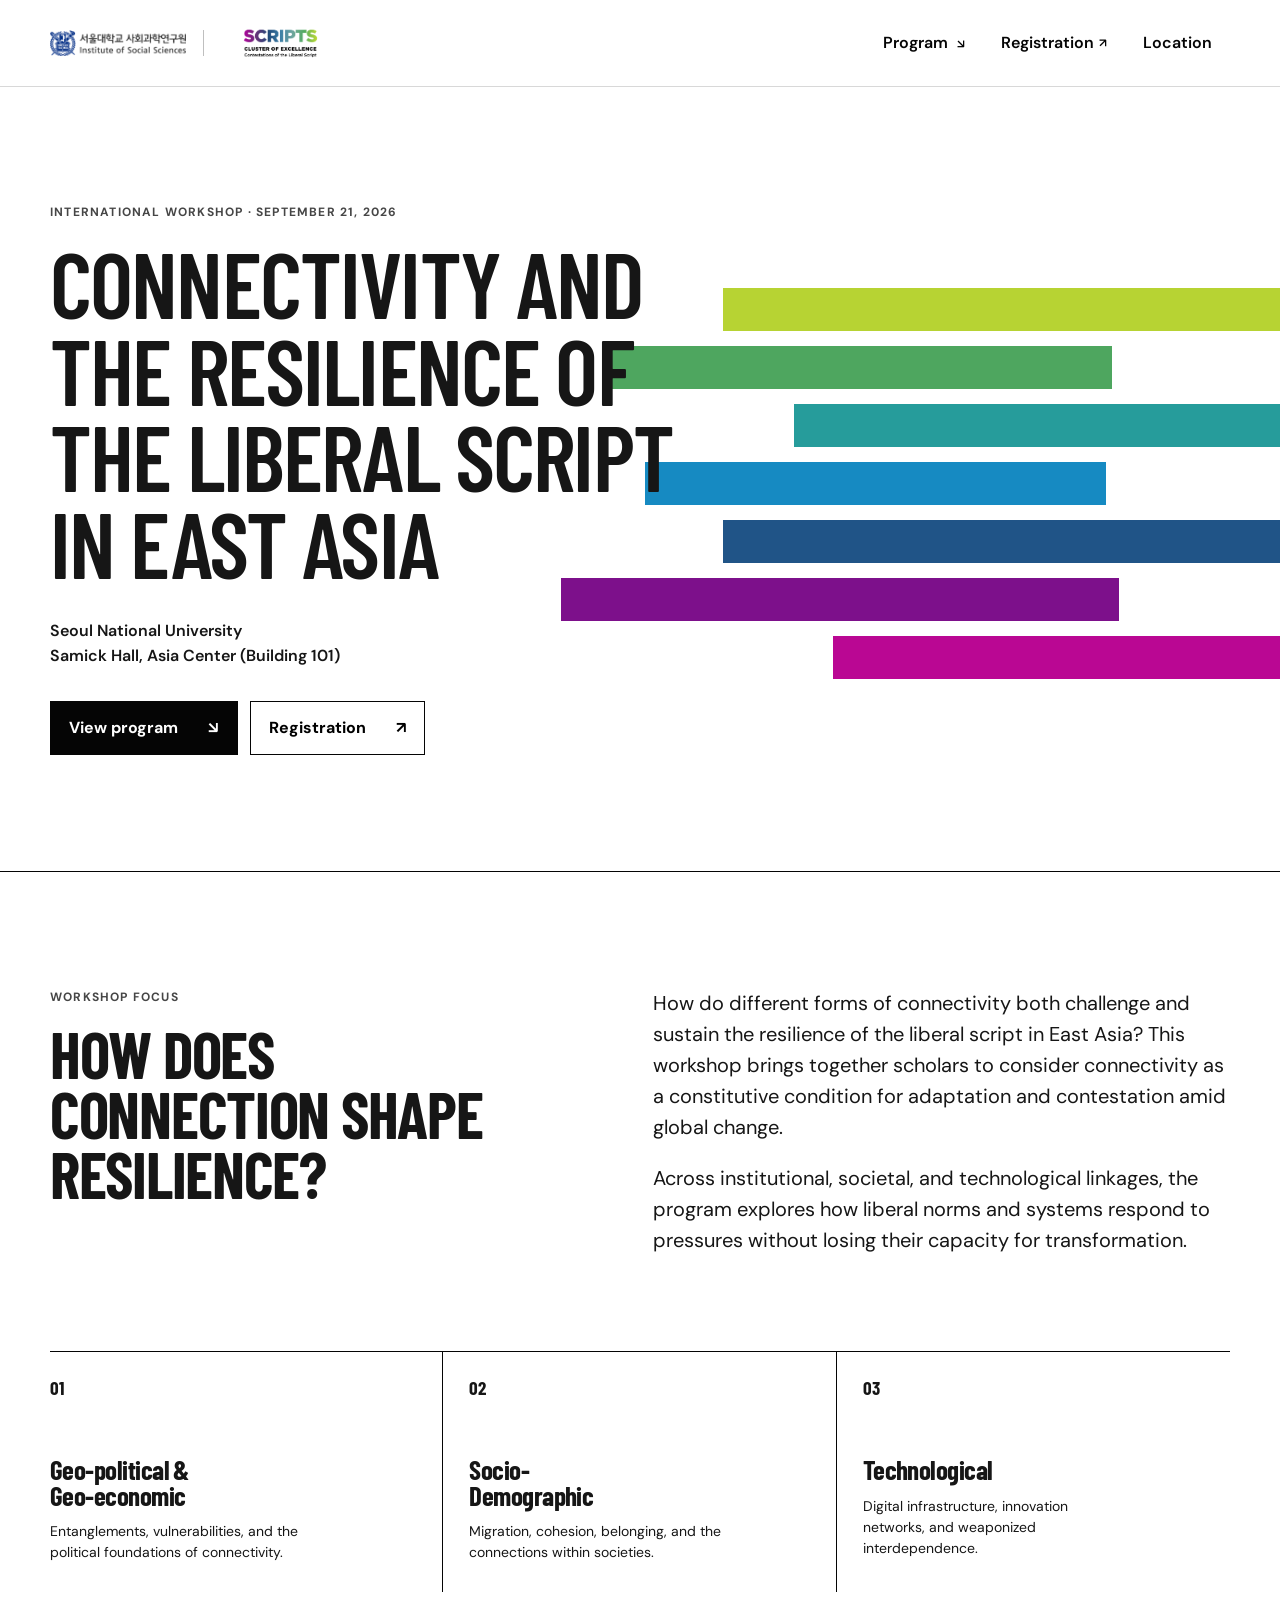
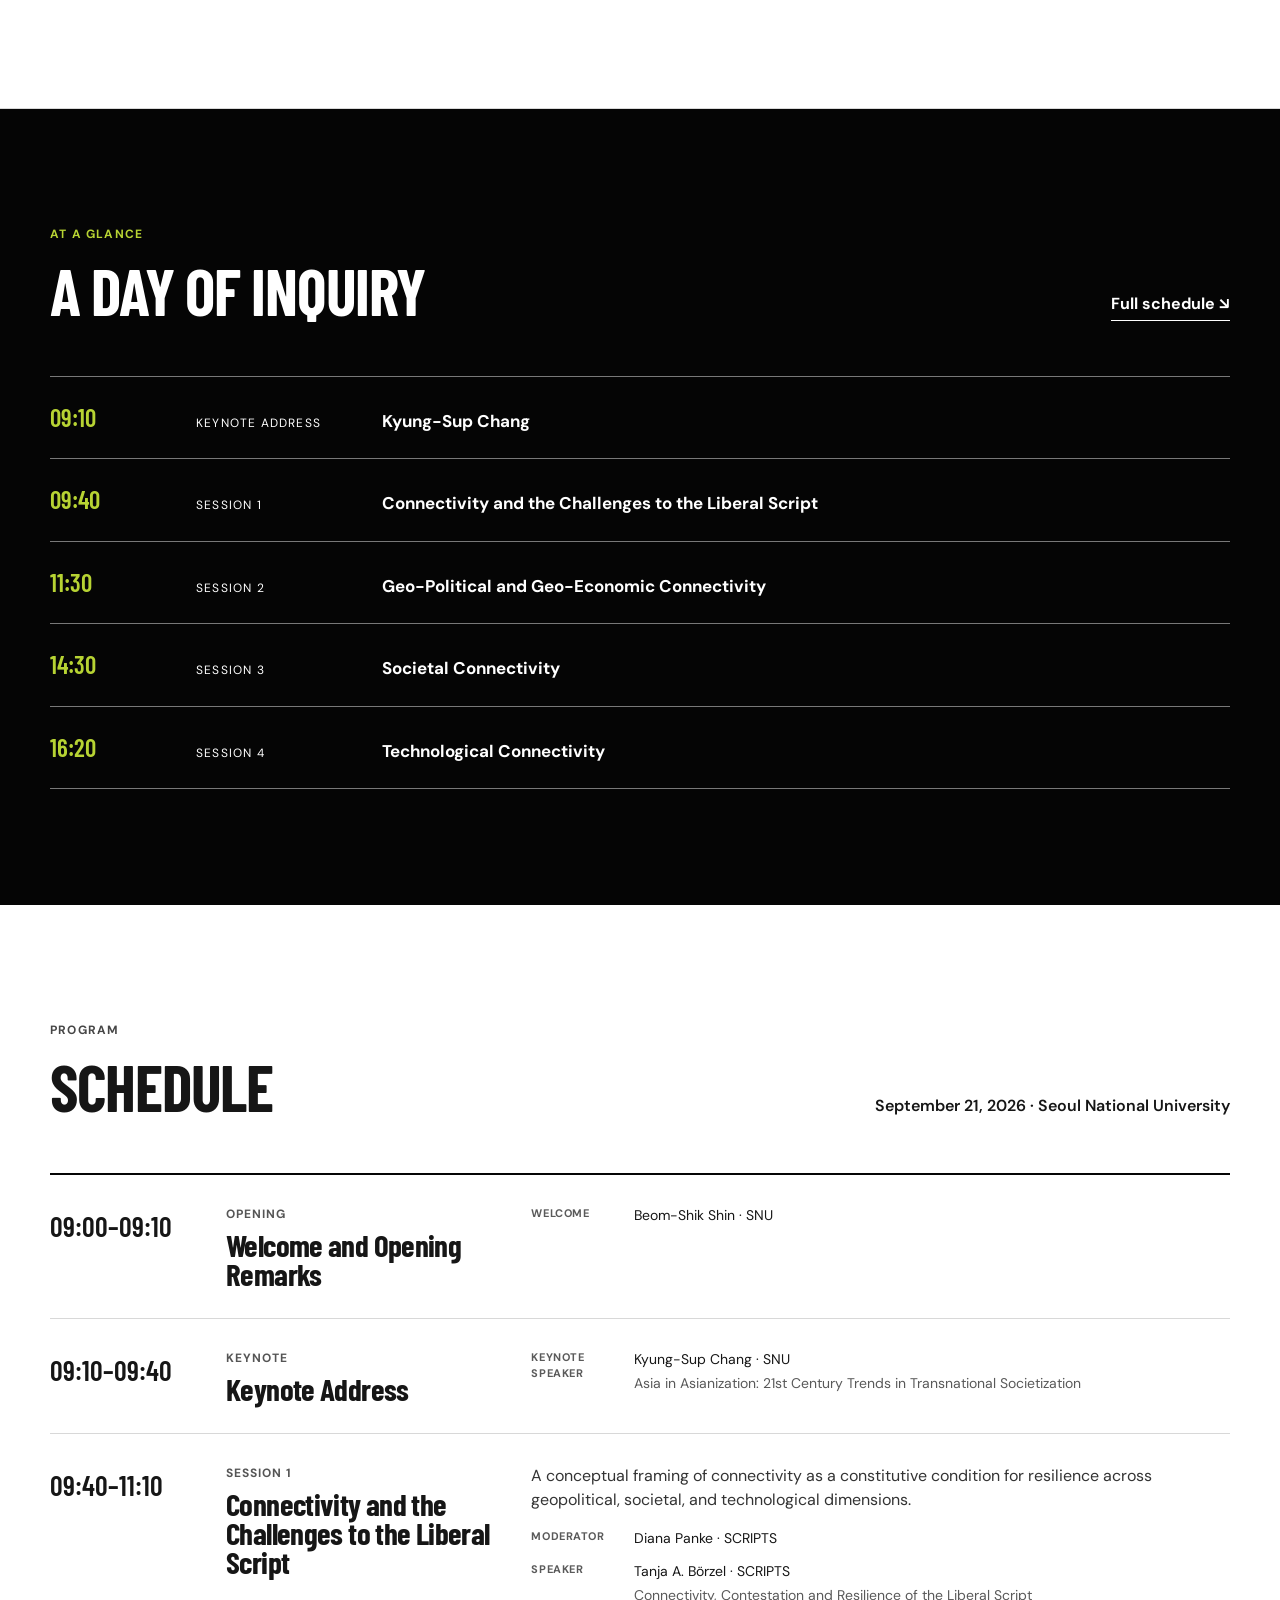
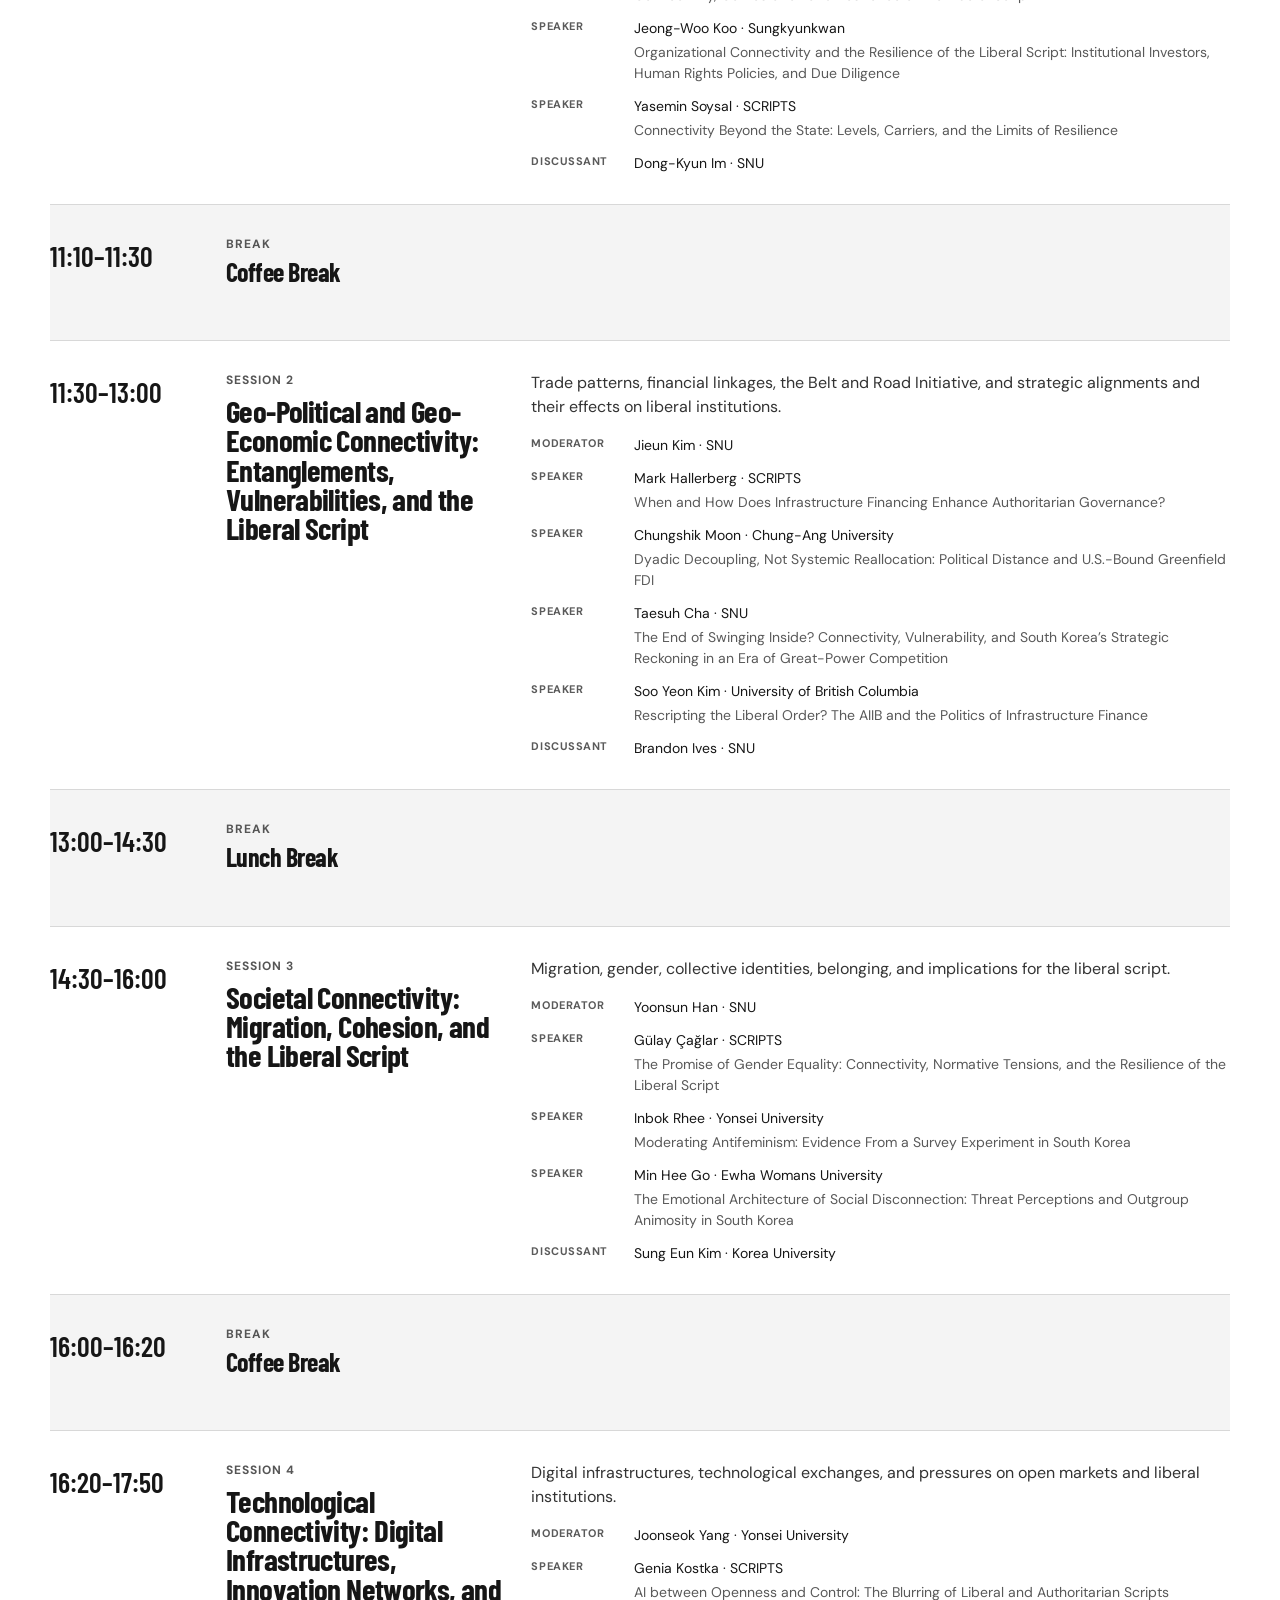
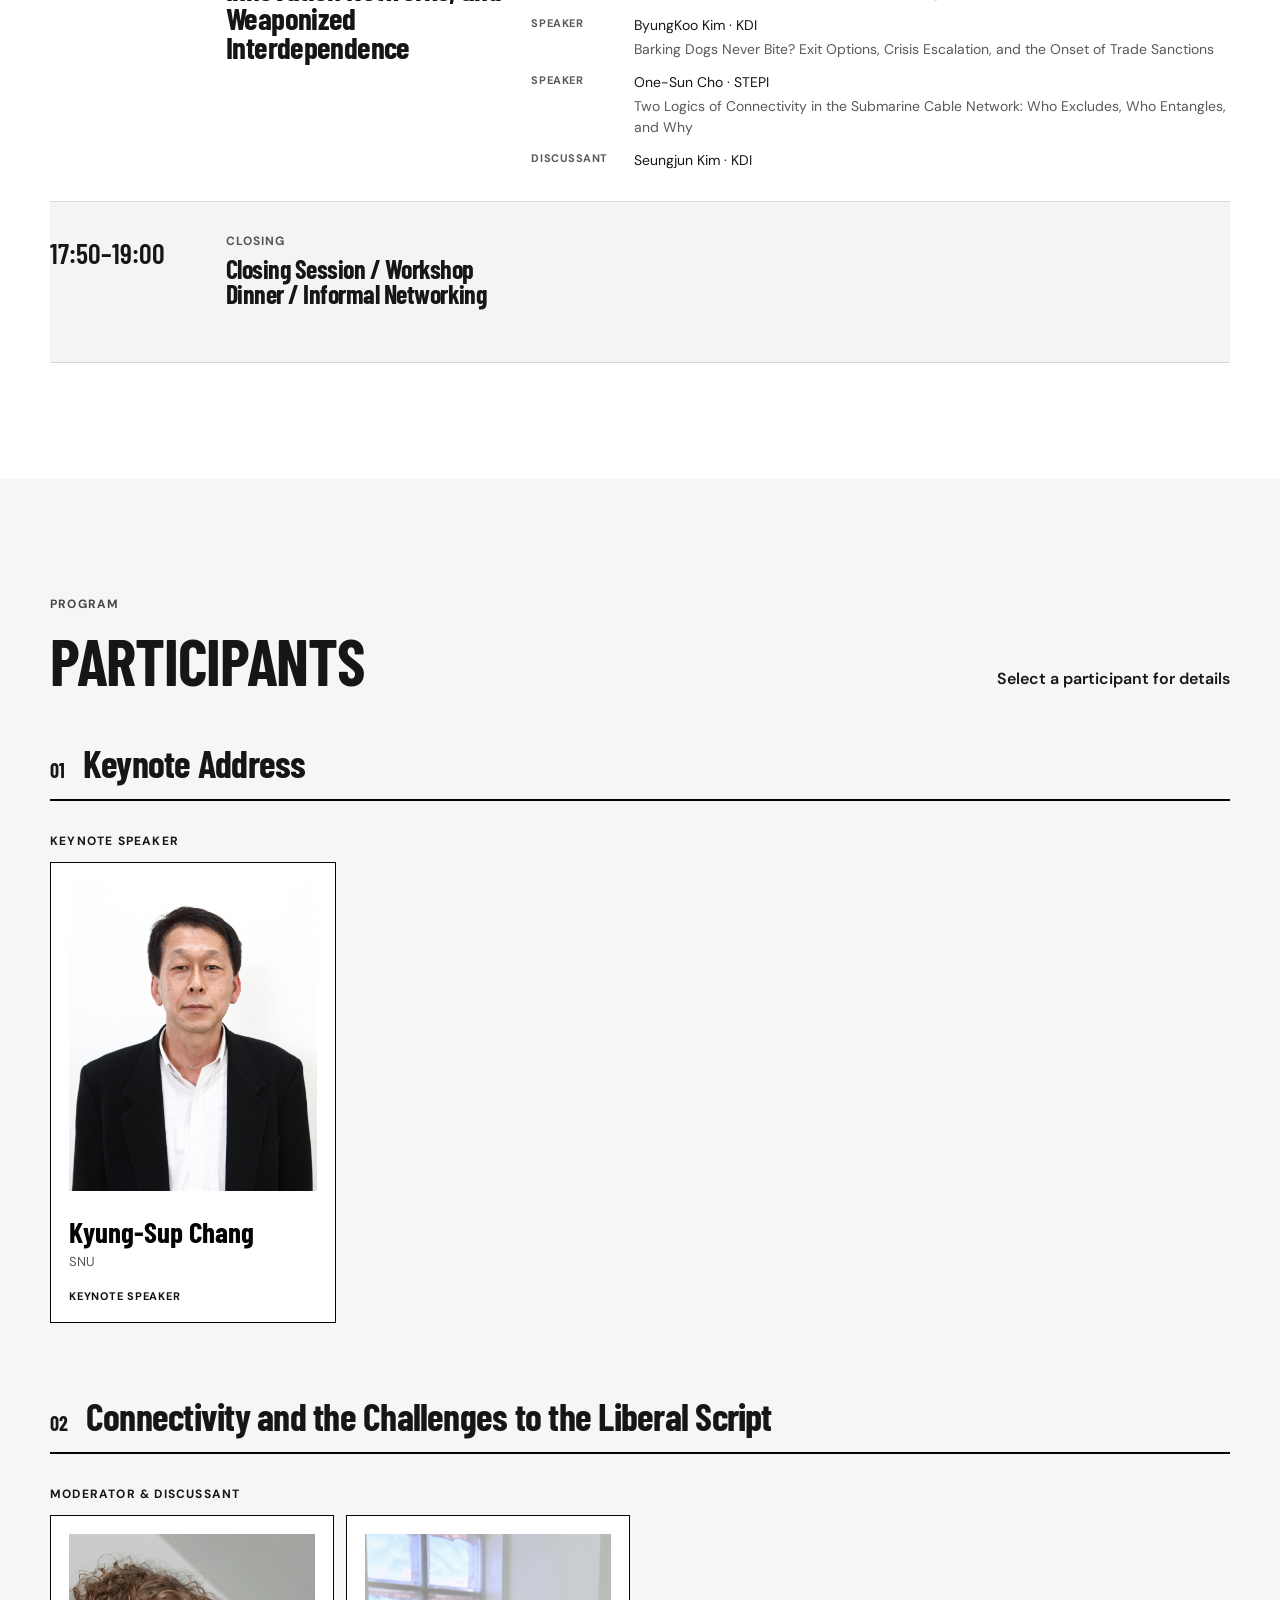
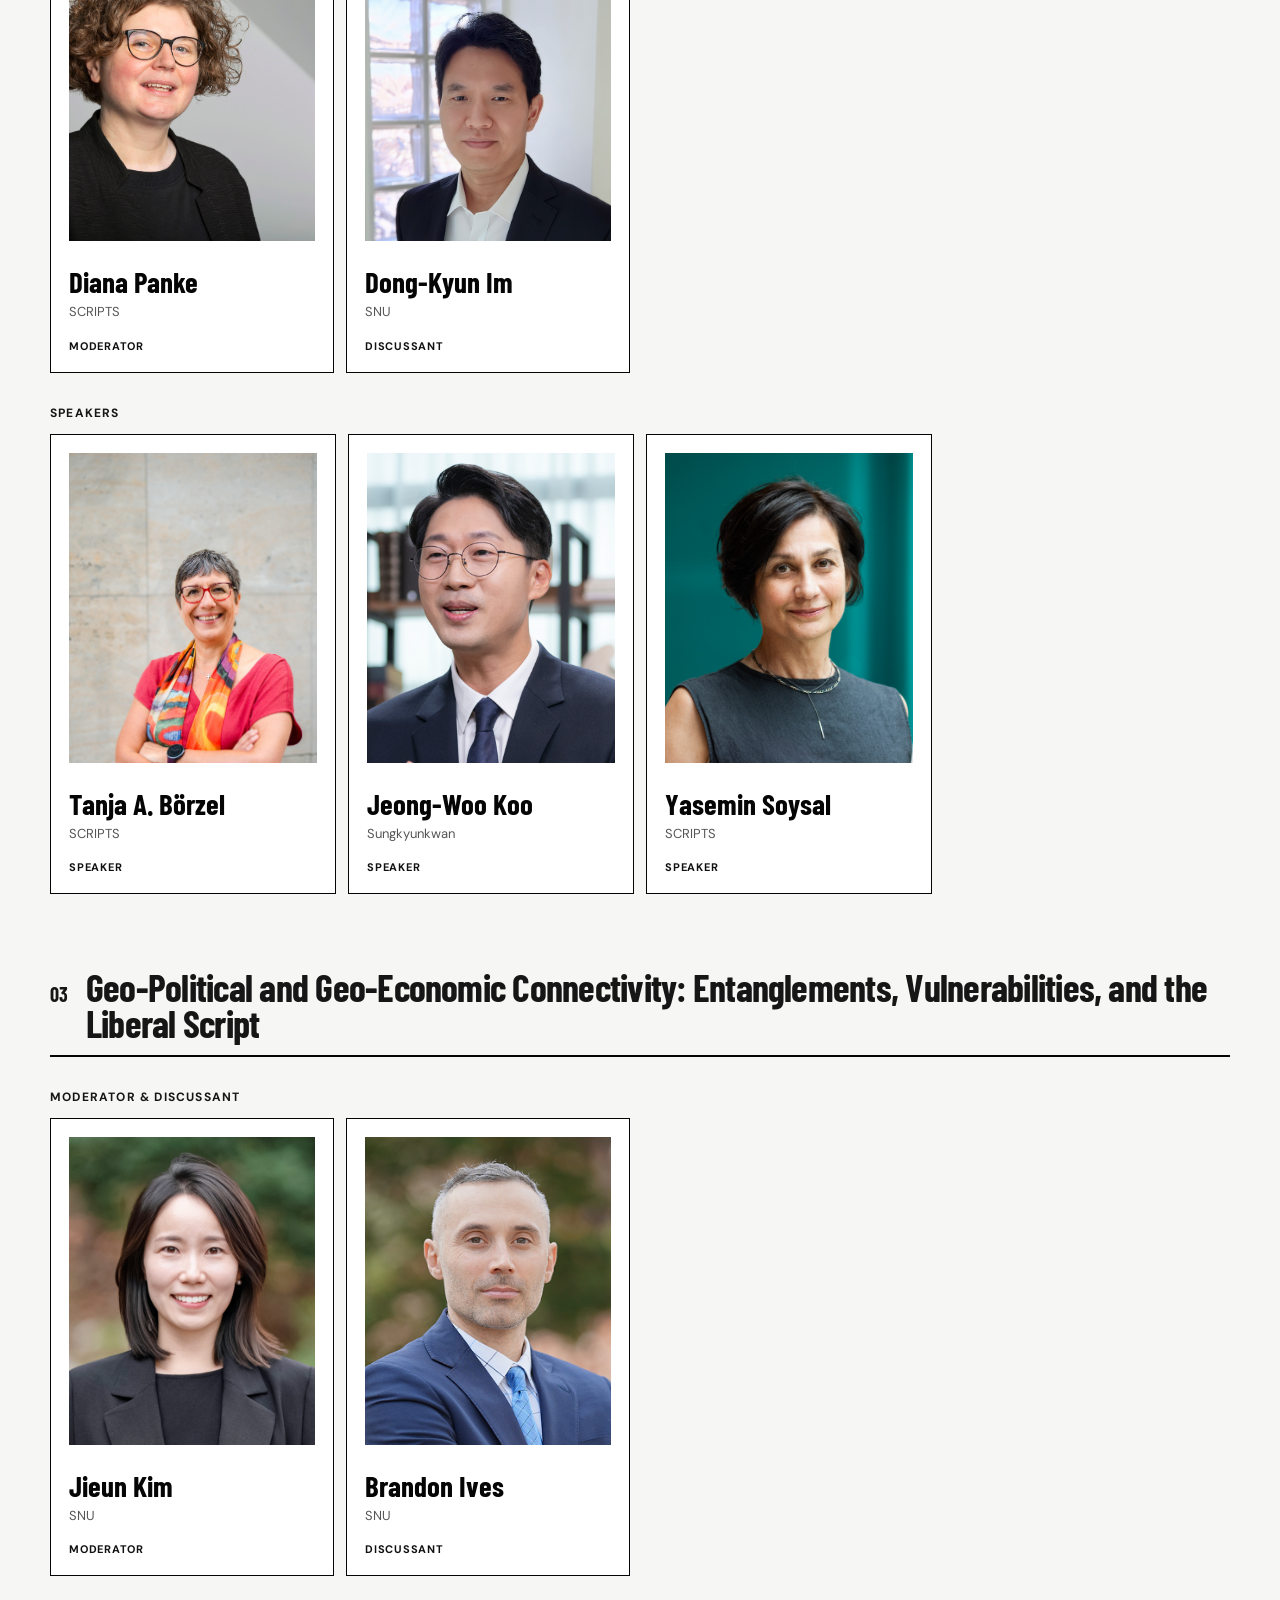
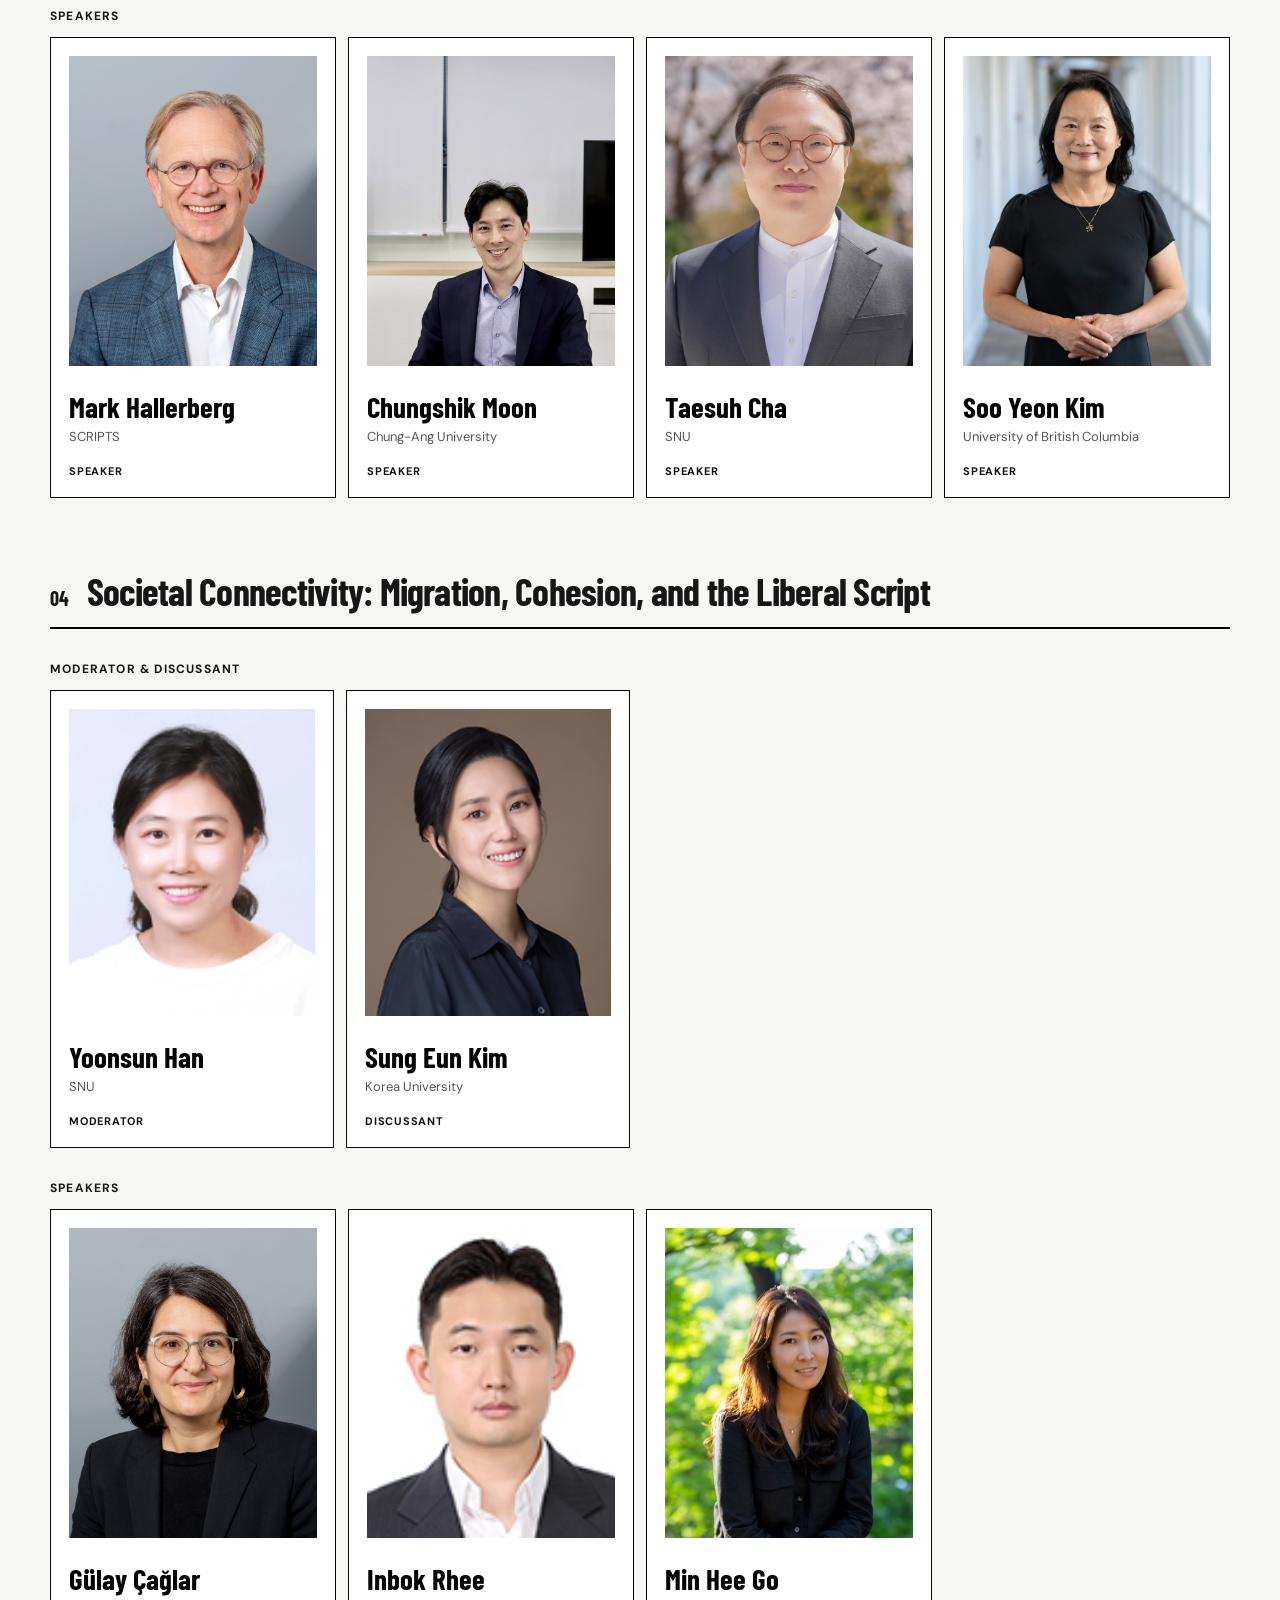
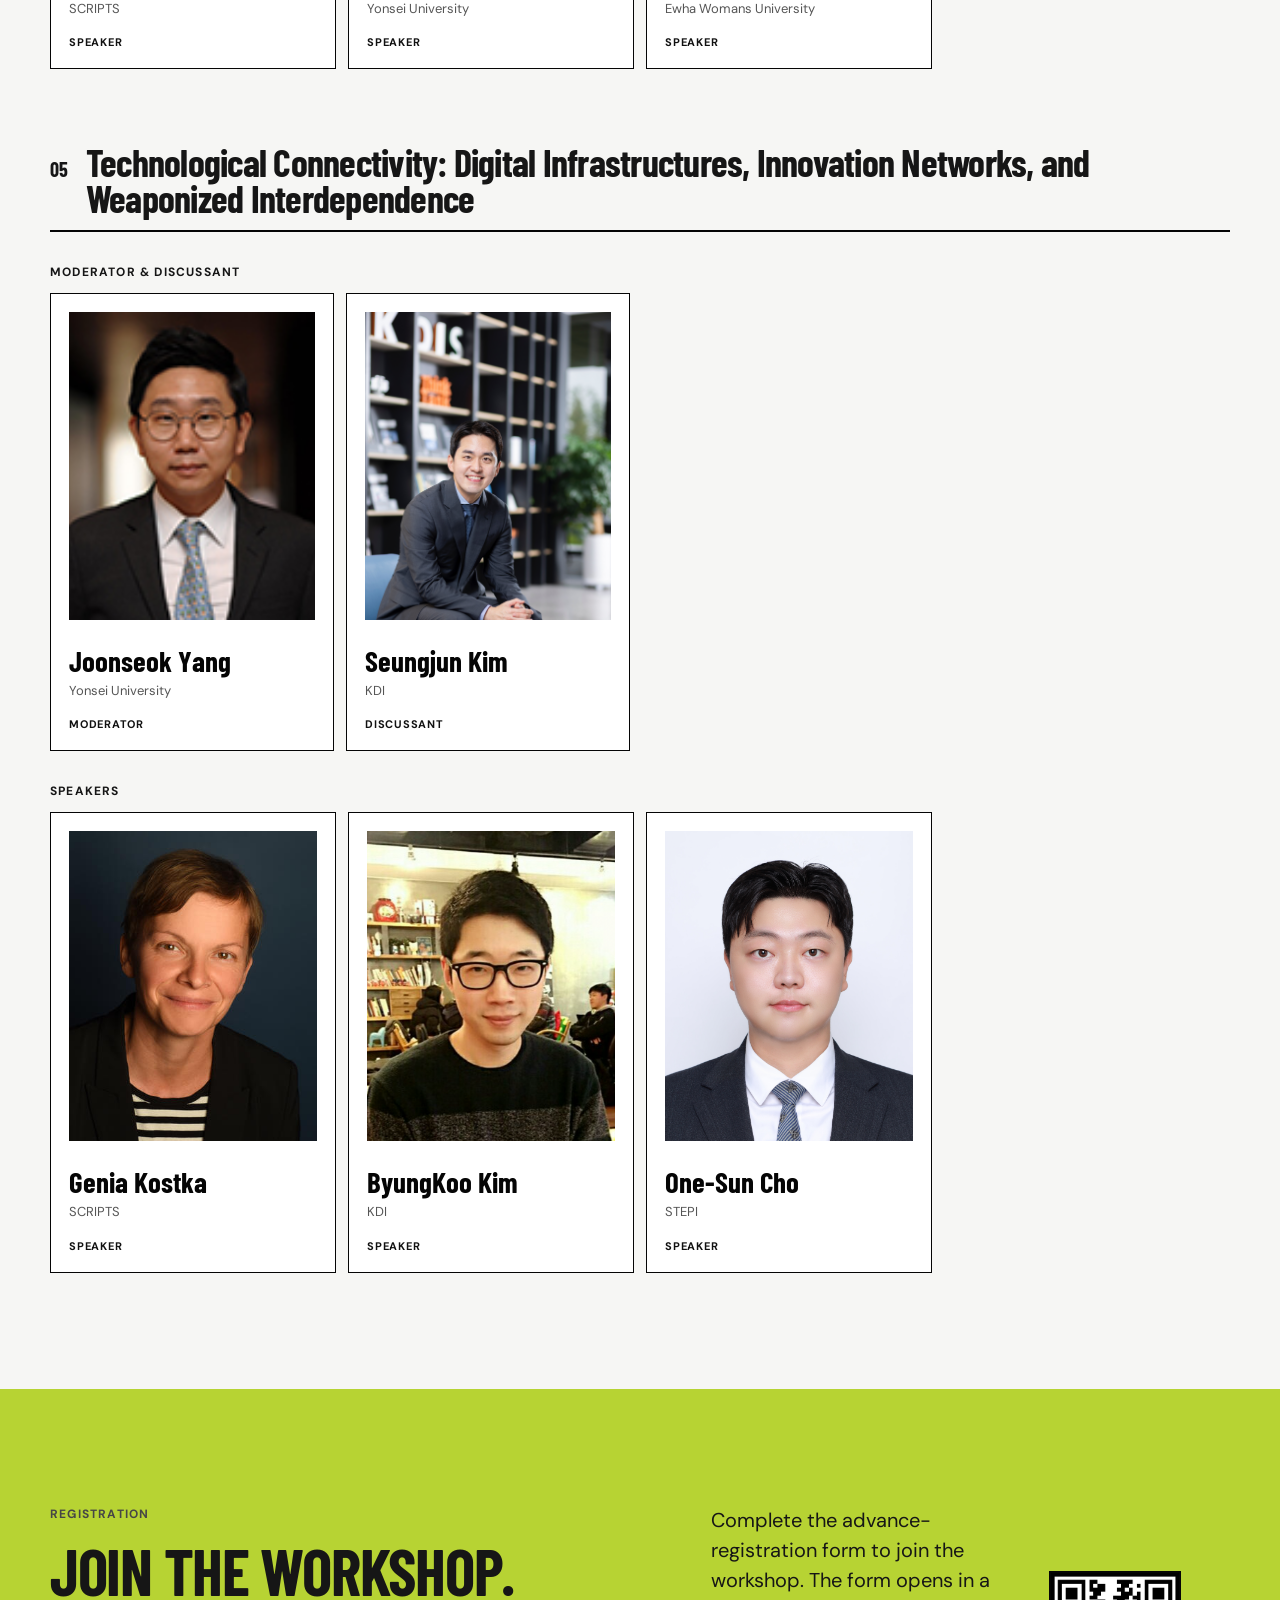
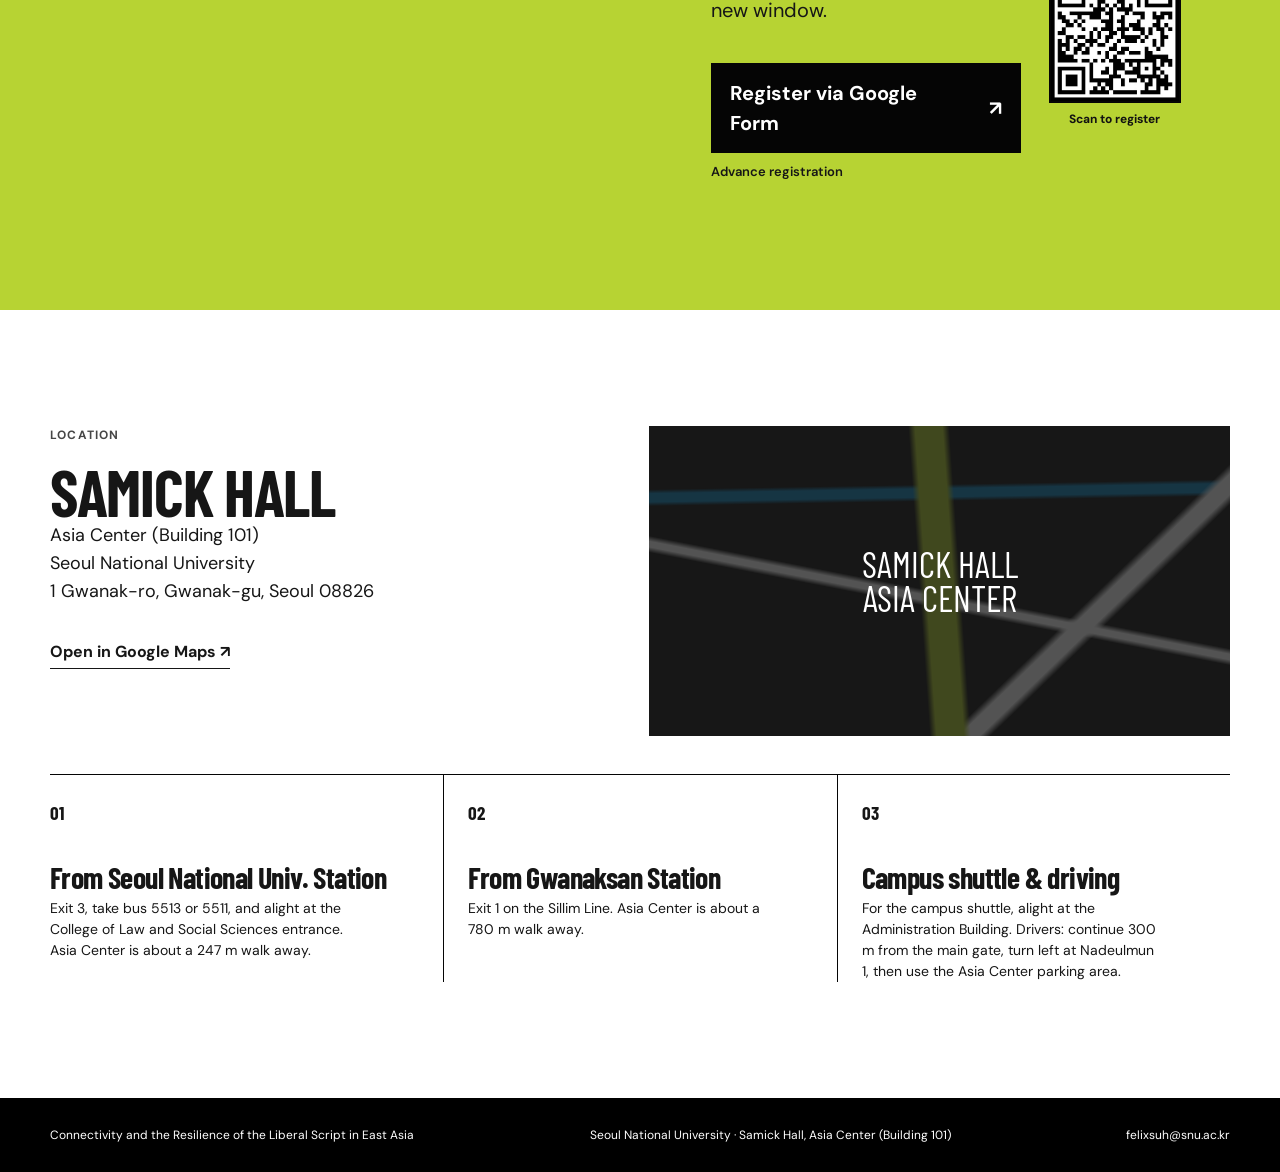
<file: index.html>
<!doctype html>
<html lang="en">
  <head>
    <meta charset="UTF-8" />
    <meta name="viewport" content="width=device-width, initial-scale=1.0" />
    <meta name="description" content="Connectivity and the Resilience of the Liberal Script in East Asia — workshop at Seoul National University." />
    <meta name="theme-color" content="#b7d333" />
    <title>Connectivity and the Resilience of the Liberal Script in East Asia</title>
    <link rel="stylesheet" href="styles.css" />
  </head>
  <body>
    <a class="skip-link" href="#main">Skip to content</a>
    <header class="site-header" data-header>
      <div class="header-inner">
        <a class="brand" href="#top" aria-label="Connectivity and the Resilience of the Liberal Script in East Asia — home">
          <span class="brand-logos">
            <img src="Materials/SNU-ISS-Logo.png" alt="Seoul National University Institute for Social Sciences" />
            <span aria-hidden="true"></span>
            <img class="scripts-logo" src="Materials/SCRIPTS-Logo_RGB_gross.png" alt="SCRIPTS — Cluster of Excellence Contestations of the Liberal Script" />
          </span>
        </a>
        <button class="menu-toggle" type="button" aria-expanded="false" aria-controls="site-navigation">
          <span class="sr-only">Open navigation</span><span></span><span></span>
        </button>
        <nav class="site-nav" id="site-navigation" aria-label="Primary navigation">
          <div class="nav-group">
            <button class="nav-trigger" type="button" aria-expanded="false">Program <span aria-hidden="true">↘</span></button>
            <div class="nav-menu">
              <a href="#schedule">Schedule</a>
              <a href="#participants">Participants</a>
            </div>
          </div>
          <a class="nav-direct registration-link" data-registration-link href="#registration">Registration <span aria-hidden="true">↗</span></a>
          <a class="nav-direct" href="#location">Location</a>
        </nav>
      </div>
    </header>

    <main id="main">
      <section class="hero section-pad" id="top" aria-labelledby="hero-title">
        <div class="wrap hero-layout">
          <div class="hero-copy">
            <p class="eyebrow">International Workshop · September 21, 2026</p>
            <h1 id="hero-title">Connectivity and the Resilience of the Liberal Script in East Asia</h1>
            <div class="hero-meta">
              <p>Seoul National University</p>
              <p>Samick Hall, Asia Center (Building 101)</p>
            </div>
            <div class="hero-actions">
              <a class="button button-dark" href="#schedule">View program <span aria-hidden="true">↘</span></a>
              <a class="button button-outline registration-link" data-registration-link href="#registration">Registration <span aria-hidden="true">↗</span></a>
            </div>
          </div>
          <div class="bar-composition" aria-hidden="true">
            <i class="lime"></i><i class="green"></i><i class="teal"></i><i class="blue"></i><i class="navy"></i><i class="purple"></i><i class="magenta"></i>
          </div>
        </div>
      </section>

      <section class="intro section-pad" aria-labelledby="about-title">
        <div class="wrap intro-grid">
          <div><p class="eyebrow">Workshop focus</p><h2 id="about-title">How does connection shape resilience?</h2></div>
          <div class="intro-body">
            <p>How do different forms of connectivity both challenge and sustain the resilience of the liberal script in East Asia? This workshop brings together scholars to consider connectivity as a constitutive condition for adaptation and contestation amid global change.</p>
            <p>Across institutional, societal, and technological linkages, the program explores how liberal norms and systems respond to pressures without losing their capacity for transformation.</p>
          </div>
        </div>
        <div class="wrap dimensions" aria-label="Three workshop dimensions">
          <article><span>01</span><h3>Geo-political &amp;<br />Geo-economic</h3><p>Entanglements, vulnerabilities, and the political foundations of connectivity.</p></article>
          <article><span>02</span><h3>Socio-<br />Demographic</h3><p>Migration, cohesion, belonging, and the connections within societies.</p></article>
          <article><span>03</span><h3>Technological</h3><p>Digital infrastructure, innovation networks, and weaponized interdependence.</p></article>
        </div>
      </section>

      <section class="program-preview section-pad section-black" aria-labelledby="preview-title">
        <div class="wrap"><p class="eyebrow">At a glance</p><div class="section-heading"><h2 id="preview-title">A day of inquiry</h2><a class="text-link" href="#schedule">Full schedule <span aria-hidden="true">↘</span></a></div>
          <div class="preview-list">
            <div><time>09:10</time><p>Keynote Address</p><strong>Kyung-Sup Chang</strong></div>
            <div><time>09:40</time><p>Session 1</p><strong>Connectivity and the Challenges to the Liberal Script</strong></div>
            <div><time>11:30</time><p>Session 2</p><strong>Geo-Political and Geo-Economic Connectivity</strong></div>
            <div><time>14:30</time><p>Session 3</p><strong>Societal Connectivity</strong></div>
            <div><time>16:20</time><p>Session 4</p><strong>Technological Connectivity</strong></div>
          </div>
        </div>
      </section>

      <section class="schedule section-pad" id="schedule" aria-labelledby="schedule-title">
          <div class="wrap"><p class="eyebrow">Program</p><div class="section-heading"><h2 id="schedule-title">Schedule</h2><p class="date-note">September 21, 2026 · Seoul National University</p></div>
          <div class="schedule-list" id="schedule-list"></div>
        </div>
      </section>

      <section class="participants section-pad" id="participants" aria-labelledby="participants-title">
        <div class="wrap"><p class="eyebrow">Program</p><div class="section-heading"><h2 id="participants-title">Participants</h2><p class="date-note">Select a participant for details</p></div>
          <div id="participant-groups"></div>
        </div>
      </section>

      <section class="registration section-pad section-lime" id="registration" aria-labelledby="registration-title">
        <div class="wrap registration-layout"><div><p class="eyebrow">Registration</p><h2 id="registration-title">Join the workshop.</h2></div><div class="registration-content"><div><p>Complete the advance-registration form to join the workshop. The form opens in a new window.</p><a class="button button-dark registration-link" data-registration-link href="https://docs.google.com/forms/d/1Ex7xuNwvvoy_Opl0pMBO9VIr5lQVeRQuEB7ZPolhJXU/viewform">Register via Google Form <span aria-hidden="true">↗</span></a><p class="pending" id="registration-note">Advance registration</p></div><a class="registration-qr registration-link" data-registration-link href="https://docs.google.com/forms/d/1Ex7xuNwvvoy_Opl0pMBO9VIr5lQVeRQuEB7ZPolhJXU/viewform" aria-label="Open advance-registration form"><img src="Materials/registration-qr.jpg" alt="QR code for the workshop advance-registration form" /><span>Scan to register</span></a></div></div>
      </section>

      <section class="directions section-pad" id="location" aria-labelledby="location-title">
        <div class="wrap directions-grid"><div><p class="eyebrow">Location</p><h2 id="location-title">Samick Hall</h2><p class="venue-line">Asia Center (Building 101)<br />Seoul National University<br />1 Gwanak-ro, Gwanak-gu, Seoul 08826</p><a class="text-link map-link" href="https://www.google.com/maps/search/?api=1&amp;query=Seoul%20National%20University%20Asia%20Center%20Building%20101" target="_blank" rel="noopener noreferrer">Open in Google Maps <span aria-hidden="true">↗</span></a></div><div class="map-placeholder" role="img" aria-label="Map link for Samick Hall at Seoul National University Asia Center"><div class="map-grid" aria-hidden="true"></div><p>Samick Hall<br />Asia Center</p></div><div class="direction-notes"><div><span>01</span><h3>From Seoul National Univ. Station</h3><p>Exit 3, take bus 5513 or 5511, and alight at the College of Law and Social Sciences entrance. Asia Center is about a 247 m walk away.</p></div><div><span>02</span><h3>From Gwanaksan Station</h3><p>Exit 1 on the Sillim Line. Asia Center is about a 780 m walk away.</p></div><div><span>03</span><h3>Campus shuttle &amp; driving</h3><p>For the campus shuttle, alight at the Administration Building. Drivers: continue 300 m from the main gate, turn left at Nadeulmun 1, then use the Asia Center parking area.</p></div></div></div>
      </section>
    </main>

    <footer class="site-footer"><div class="wrap footer-inner"><p>Connectivity and the Resilience of the Liberal Script in East Asia</p><p>Seoul National University · Samick Hall, Asia Center (Building 101)</p><p><a href="mailto:felixsuh@snu.ac.kr">felixsuh@snu.ac.kr</a></p></div></footer>

    <dialog class="participant-dialog" id="participant-dialog" aria-labelledby="dialog-name">
      <button class="dialog-close" type="button" aria-label="Close participant details">×</button>
      <div class="dialog-inner"><div class="dialog-portrait" id="dialog-photo" aria-hidden="true"></div><div class="dialog-copy"><p class="eyebrow" id="dialog-role"></p><h2 id="dialog-name"></h2><p class="dialog-affiliation" id="dialog-affiliation"></p><div class="dialog-presentation" id="dialog-presentation"></div><div class="dialog-bio"><h3>Biography</h3><div class="dialog-bio-scroll" id="dialog-bio-text" tabindex="0"></div></div></div></div>
    </dialog>
    <script src="script.js?v=20260916-chungshik-title"></script>
  </body>
</html>
</file>
<file: styles.css>
@import url('https://fonts.googleapis.com/css2?family=Barlow+Condensed:wght@500;600;700&family=DM+Sans:wght@400;500;600;700&display=swap');

:root { --black:#050505; --white:#fff; --ink:#161616; --muted:#686868; --line:#d8d8d8; --lime:#b7d333; --green:#4ea65f; --teal:#269c9b; --blue:#168ac2; --navy:#205487; --purple:#7d108b; --magenta:#ba0793; --wrap:min(1180px, calc(100vw - 48px)); }
* { box-sizing:border-box; } html { scroll-behavior:smooth; } body { margin:0; color:var(--ink); background:var(--white); font-family:"DM Sans",Arial,sans-serif; font-size:16px; line-height:1.5; } button,a { font:inherit; } a { color:inherit; text-decoration:none; } button { cursor:pointer; } .wrap { width:var(--wrap); margin:auto; } .section-pad { padding:116px 0; } .skip-link { position:fixed; z-index:100; transform:translateY(-150%); top:0; left:16px; background:#fff; padding:12px 16px; border:2px solid #000; } .skip-link:focus { transform:translateY(0); }
.site-header { position:sticky; top:0; z-index:20; background:rgba(255,255,255,.94); backdrop-filter:blur(14px); border-bottom:1px solid var(--line); } .header-inner { width:var(--wrap); min-height:86px; margin:auto; display:flex; align-items:center; justify-content:space-between; gap:32px; } .brand-logos { display:flex; align-items:center; gap:17px; } .brand img:first-child { width:136px; height:auto; } .brand img:last-child { width:95px; height:auto; } .brand-logos span { width:1px; height:26px; background:#bfbfbf; }
.site-nav { display:flex; align-self:stretch; align-items:center; } .nav-group { position:relative; display:flex; align-items:center; } .nav-trigger,.nav-direct { border:0; background:transparent; padding:15px 18px; color:var(--black); font-weight:600; } .nav-direct { display:flex; align-items:center; min-height:52px; } .nav-direct span,.nav-trigger span { margin-left:5px; font-size:12px; } .nav-menu { visibility:hidden; opacity:0; transform:translateY(-6px); transition:.15s; position:absolute; right:0; top:67px; min-width:182px; padding:9px; background:#fff; border:1px solid var(--black); box-shadow:5px 5px 0 var(--black); } .nav-menu a { display:block; padding:10px 11px; font-size:14px; } .nav-menu a:hover,.nav-menu a:focus,.nav-direct:hover { background:var(--lime); outline:0; } .nav-group:hover .nav-menu,.nav-group:focus-within .nav-menu,.nav-group.open .nav-menu { visibility:visible; opacity:1; transform:none; } .menu-toggle { display:none; width:46px; height:42px; padding:0; background:#fff; border:1px solid var(--black); } .menu-toggle span:not(.sr-only) { display:block; width:18px; height:1px; background:#000; margin:5px auto; } .sr-only { position:absolute; overflow:hidden; width:1px; height:1px; clip:rect(0,0,0,0); white-space:nowrap; }
.hero { overflow:hidden; min-height:680px; display:grid; align-items:center; border-bottom:1px solid var(--black); } .hero-layout { position:relative; display:grid; grid-template-columns:1fr 42%; align-items:center; min-height:548px; } .hero-copy { position:relative; z-index:1; max-width:750px; } .eyebrow { margin:0 0 18px; color:#464646; text-transform:uppercase; letter-spacing:.1em; font-size:12px; font-weight:700; } h1,h2,h3,p { margin-top:0; } h1,h2,h3 { font-family:"Barlow Condensed",Arial,sans-serif; letter-spacing:-.02em; line-height:.94; } h1 { max-width:800px; margin-bottom:32px; font-size:clamp(58px,7.2vw,112px); font-weight:600; text-transform:uppercase; } h2 { font-size:clamp(43px,5vw,70px); margin-bottom:0; text-transform:uppercase; } h3 { font-size:27px; margin:0; } .hero-meta { margin-bottom:32px; font-weight:600; line-height:1.6; }.hero-meta p { margin:0; }.hero-actions { display:flex; gap:12px; flex-wrap:wrap; }.button { display:inline-flex; align-items:center; justify-content:space-between; gap:30px; min-height:52px; padding:14px 18px; border:1px solid var(--black); font-weight:700; }.button-dark { color:#fff; background:var(--black); }.button-outline { color:#000; background:#fff; }.button:hover:not(.disabled),.button:focus-visible:not(.disabled) { box-shadow:4px 4px 0 var(--lime); transform:translate(-2px,-2px); }.button:focus-visible,a:focus-visible,button:focus-visible { outline:3px solid var(--blue); outline-offset:3px; }.bar-composition { position:absolute; top:32px; right:-5vw; width:55%; height:90%; display:flex; flex-direction:column; justify-content:center; gap:15px; pointer-events:none; }.bar-composition i { display:block; height:43px; margin-left:var(--offset, 0); }.bar-composition i:nth-child(1){--offset:12%;width:95%}.bar-composition i:nth-child(2){--offset:-6%;width:78%}.bar-composition i:nth-child(3){--offset:23%;width:87%}.bar-composition i:nth-child(4){--offset:0%;width:71%}.bar-composition i:nth-child(5){--offset:12%;width:100%}.bar-composition i:nth-child(6){--offset:-13%;width:86%}.bar-composition i:nth-child(7){--offset:29%;width:72%}.lime{background:var(--lime)}.green{background:var(--green)}.teal{background:var(--teal)}.blue{background:var(--blue)}.navy{background:var(--navy)}.purple{background:var(--purple)}.magenta{background:var(--magenta)}
.intro { border-bottom:1px solid var(--line); }.intro-grid { display:grid; grid-template-columns:1fr 1.25fr; gap:12%; }.intro-body { max-width:650px; font-size:20px; line-height:1.55; }.intro-body p:last-child { margin-bottom:0; }.dimensions { display:grid; grid-template-columns:repeat(3,1fr); margin-top:95px; border-top:1px solid var(--black); }.dimensions article { min-height:240px; padding:22px 26px 20px 0; border-right:1px solid var(--black); }.dimensions article+article { padding-left:26px; }.dimensions article:last-child { border:0; }.dimensions span,.direction-notes span { display:block; margin-bottom:55px; font-family:"Barlow Condensed"; font-size:19px; font-weight:700; }.dimensions p { max-width:270px; margin:13px 0 0; font-size:14px; }
.section-black { color:#fff; background:var(--black); }.section-black .eyebrow { color:var(--lime); }.section-heading { display:flex; justify-content:space-between; align-items:flex-end; gap:32px; margin-bottom:55px; }.text-link { border-bottom:1px solid currentColor; font-weight:700; padding-bottom:4px; }.preview-list { border-top:1px solid #787878; }.preview-list>div { display:grid; grid-template-columns:130px 170px 1fr; gap:16px; align-items:baseline; padding:22px 0; border-bottom:1px solid #787878; }.preview-list time { color:var(--lime); font-family:"Barlow Condensed"; font-size:25px; font-weight:600; }.preview-list p { margin:0; text-transform:uppercase; font-size:12px; letter-spacing:.1em; }.preview-list strong { font-size:17px; }
.date-note { margin:0; font-weight:600; }.schedule-list { border-top:2px solid var(--black); }.schedule-item { display:grid; grid-template-columns:150px minmax(220px,.8fr) 2fr; gap:26px; padding:30px 0; border-bottom:1px solid var(--line); }.schedule-item time { font-family:"Barlow Condensed"; font-size:28px; font-weight:600; }.schedule-kind { display:block; margin-bottom:7px; color:#555; font-size:12px; font-weight:700; text-transform:uppercase; letter-spacing:.08em; }.schedule-item h3 { font-size:31px; }.schedule-detail p { margin-bottom:16px; color:#333; }.schedule-people { display:grid; gap:12px; }.person-line { display:grid; grid-template-columns:95px 1fr; gap:8px; font-size:14px; }.person-line b { text-transform:uppercase; color:#5a5a5a; font-size:11px; letter-spacing:.05em; }.person-line em { display:block; margin-top:3px; font-style:normal; color:#595959; }.break { background:#f4f4f4; }.break .schedule-detail { grid-column:2 / -1; }.break h3 { font-size:26px; }
.participants { background:#f6f6f4; }.participant-session { margin-top:76px; }.participant-session:first-child { margin-top:0; }.participant-session-head { display:flex; gap:18px; align-items:baseline; padding-bottom:14px; margin-bottom:20px; border-bottom:2px solid var(--black); }.participant-session-head span { font-family:"Barlow Condensed"; font-size:20px; font-weight:700; }.participant-session-head h3 { font-size:38px; }.role-block { margin-top:31px; }.role-label { margin:0 0 12px; font-size:12px; font-weight:700; letter-spacing:.1em; text-transform:uppercase; }.participant-grid { display:grid; grid-template-columns:repeat(4,1fr); gap:12px; }.participant-grid--support { grid-template-columns:repeat(2,minmax(0,1fr)); max-width:580px; }.participant-grid--keynote { max-width:280px; }.participant-card { min-height:300px; padding:18px; color:var(--black); text-align:left; background:#fff; border:1px solid var(--black); transition:transform .15s,box-shadow .15s; }.participant-card:hover,.participant-card:focus-visible { transform:translate(-3px,-3px); box-shadow:5px 5px 0 var(--blue); outline:0; }.portrait,.portrait-placeholder { position:relative; display:block; width:76px; aspect-ratio:1; margin-bottom:28px; overflow:hidden; background:var(--lime); border-radius:50%; object-fit:cover; object-position:center top; }.portrait-placeholder::before { content:""; position:absolute; left:50%; top:18%; width:27%; aspect-ratio:1; border-radius:50%; background:var(--black); transform:translateX(-50%); }.portrait-placeholder::after { content:""; position:absolute; left:50%; bottom:-13%; width:62%; height:55%; border-radius:50% 50% 0 0; background:var(--black); transform:translateX(-50%); }.participant-card h4 { margin:0; font-family:"Barlow Condensed"; font-size:29px; line-height:1; }.participant-card p { margin:7px 0 0; color:#555; font-size:13px; line-height:1.35; }.participant-card .card-role { margin-top:18px; color:#111; font-weight:700; font-size:11px; text-transform:uppercase; letter-spacing:.07em; }
.section-lime { background:var(--lime); }.registration-layout { display:grid; grid-template-columns:1fr 1fr; gap:12%; }.registration-layout>div:last-child { max-width:470px; font-size:20px; }.registration-layout .button { margin:18px 0 9px; }.disabled { opacity:.55; cursor:not-allowed; pointer-events:none; }.pending { font-size:13px; font-weight:600; }.directions-grid { display:grid; grid-template-columns:1fr 1.15fr; gap:38px 8%; }.venue-line { font-size:18px; line-height:1.55; }.map-link { display:inline-block; margin-top:16px; }.map-placeholder { position:relative; overflow:hidden; min-height:310px; color:#fff; display:grid; place-items:center; background:#171717; }.map-placeholder p { position:relative; z-index:1; margin:0; font-family:"Barlow Condensed"; font-size:36px; line-height:.95; text-align:center; text-transform:uppercase; }.map-grid { position:absolute; inset:-20px; opacity:.26; background:linear-gradient(90deg,transparent 47%,var(--lime) 48% 52%,transparent 53%),linear-gradient(15deg,transparent 45%,#fff 46% 47%,transparent 48%),linear-gradient(-40deg,transparent 30%,#fff 31% 33%,transparent 34%),linear-gradient(3deg,transparent 69%,var(--blue) 70% 72%,transparent 73%); transform:rotate(-4deg) scale(1.1); }.direction-notes { grid-column:1/-1; display:grid; grid-template-columns:repeat(2,1fr); gap:0; border-top:1px solid var(--black); }.direction-notes>div { padding:24px 24px 0 0; }.direction-notes>div+div { padding-left:24px; border-left:1px solid var(--black); }.direction-notes span { margin-bottom:35px; }.direction-notes h3 { font-size:30px; }.direction-notes p { max-width:300px; margin:7px 0 0; font-size:14px; }.site-footer { padding:28px 0; color:#fff; background:#000; }.footer-inner { display:flex; justify-content:space-between; gap:30px; font-size:12px; }.footer-inner p { margin:0; }
.participant-dialog { width:min(900px, calc(100vw - 32px)); height:min(680px, calc(100vh - 32px)); padding:0; color:#fff; background:#090909; border:0; box-shadow:10px 10px 0 var(--magenta); }.participant-dialog::backdrop { background:rgba(0,0,0,.62); }.dialog-inner { display:grid; grid-template-columns:205px minmax(0,1fr); height:100%; gap:55px; padding:72px; }.dialog-portrait .portrait,.dialog-portrait .portrait-placeholder { width:180px; margin:0; background:var(--magenta); }.dialog-copy { min-height:0; display:flex; flex-direction:column; }.dialog-close { position:absolute; top:16px; right:20px; z-index:1; color:#fff; border:0; background:transparent; font-size:39px; line-height:1; }.dialog-close:focus-visible { outline:2px solid var(--lime); }.participant-dialog .eyebrow { color:var(--lime); }.participant-dialog h2 { font-size:58px; }.dialog-affiliation { margin:12px 0 24px; color:#ddd; font-size:18px; }.dialog-presentation { flex:0 0 auto; padding:20px 0; border-top:1px solid #777; border-bottom:1px solid #777; }.dialog-presentation h3,.dialog-bio h3 { margin:0 0 8px; color:var(--lime); font-family:"DM Sans"; font-size:11px; text-transform:uppercase; letter-spacing:.1em; }.dialog-presentation p { margin:0; }.dialog-bio { min-height:0; flex:1 1 auto; display:flex; flex-direction:column; margin-top:24px; color:#ddd; }.dialog-bio-scroll { min-height:0; overflow-y:auto; padding-right:14px; white-space:pre-line; }.dialog-bio-scroll:focus-visible { outline:2px solid var(--lime); outline-offset:3px; }
@media (max-width:800px) { :root{--wrap:min(100% - 32px,1180px)} .section-pad{padding:75px 0}.header-inner{min-height:72px}.brand img:first-child{width:116px}.brand img:last-child{width:76px}.menu-toggle{display:block}.site-nav{display:none; position:absolute; top:72px; left:0; right:0; padding:10px 16px 16px; background:#fff; border-bottom:1px solid #000;}.site-nav.is-open{display:block}.nav-group{display:block}.nav-trigger,.nav-direct{display:flex;width:100%;justify-content:space-between;padding:15px 0}.nav-menu{display:none;position:static;visibility:visible;opacity:1;transform:none;box-shadow:none;border:0;padding:0 0 8px}.nav-group.open .nav-menu{display:block}.nav-menu a{padding:10px 16px;background:#f4f4f4;margin:2px 0}.hero{min-height:650px}.hero-layout{display:block;min-height:auto}.hero-copy{padding-top:55px}.bar-composition{position:relative;right:auto;top:auto;width:100%;height:205px;margin:40px 0 0;gap:8px}.bar-composition i{height:22px}.intro-grid,.registration-layout{grid-template-columns:1fr;gap:28px}.intro-body{font-size:18px}.dimensions{margin-top:60px}.participant-grid{grid-template-columns:repeat(2,1fr)}.schedule-item{grid-template-columns:115px 1fr;gap:15px}.schedule-detail{grid-column:2}.break .schedule-detail{grid-column:2}.schedule-item h3{font-size:27px}.preview-list>div{grid-template-columns:85px 1fr}.preview-list p{grid-column:2}.preview-list strong{grid-column:2}.directions-grid{grid-template-columns:1fr}.direction-notes{margin-top:10px}.dialog-inner{grid-template-columns:1fr;height:auto;padding:62px 28px 35px;gap:28px}.dialog-portrait .portrait,.dialog-portrait .portrait-placeholder{width:120px}.participant-dialog h2{font-size:46px} }
@media (max-width:520px) { h1{font-size:52px}.section-heading{display:block;margin-bottom:36px}.section-heading .date-note,.section-heading .text-link{display:inline-block;margin-top:15px}.hero-actions .button{width:100%}.dimensions{grid-template-columns:1fr}.dimensions article,.dimensions article+article{min-height:auto;padding:22px 0;border-right:0;border-bottom:1px solid var(--black)}.dimensions article:last-child{border-bottom:0}.dimensions span{margin-bottom:24px}.preview-list>div{grid-template-columns:70px 1fr;padding:17px 0}.schedule-item{display:block;padding:23px 0}.schedule-item time{display:block;margin-bottom:12px}.schedule-detail{margin-top:15px}.break .schedule-detail{margin-top:0}.participant-grid{grid-template-columns:1fr}.participant-card{min-height:205px}.portrait-placeholder{margin-bottom:27px}.direction-notes{grid-template-columns:1fr}.direction-notes>div+div{padding:24px 0 0;border-left:0;border-top:1px solid var(--black)}.direction-notes>div{padding:24px 0 0}.direction-notes span{margin-bottom:20px}.footer-inner{display:block}.footer-inner p+p{margin-top:9px}.dialog-inner{padding:55px 24px 30px}.participant-dialog{width:100vw;max-height:100vh;height:100vh}.participant-dialog h2{font-size:42px} }
@media (prefers-reduced-motion:reduce){html{scroll-behavior:auto}*,*::before,*::after{transition:none!important;animation:none!important}}

/* Participant portraits: unified large rectangular treatment. */
.participant-grid--keynote { max-width:none; }
.participant-card { display:flex; flex-direction:column; min-height:430px; }
.participant-card > .portrait,
.participant-card > .portrait-placeholder { width:100%; height:auto; aspect-ratio:4 / 5; margin:0 0 26px; border-radius:0; object-fit:cover; object-position:center top; }
.participant-card > .card-role { margin-top:auto; padding-top:18px; }
.participant-dialog { width:min(980px, calc(100vw - 32px)); }
.dialog-inner { grid-template-columns:235px minmax(0,1fr); gap:45px; padding:58px; }
.dialog-portrait .portrait,
.dialog-portrait .portrait-placeholder { width:235px; height:auto; aspect-ratio:4 / 5; margin:0; border-radius:0; object-fit:cover; object-position:center top; }

@media (max-width:800px) {
  .participant-card { min-height:0; }
  .dialog-inner { grid-template-columns:180px minmax(0,1fr); padding:54px 32px 34px; gap:30px; }
  .dialog-portrait .portrait,
  .dialog-portrait .portrait-placeholder { width:180px; aspect-ratio:4 / 5; }
}

@media (max-width:520px) {
  .participant-card > .portrait,
  .participant-card > .portrait-placeholder { margin-bottom:22px; }
  .dialog-inner { grid-template-columns:1fr; padding:55px 24px 30px; }
  .dialog-portrait .portrait,
  .dialog-portrait .portrait-placeholder { width:min(100%, 220px); aspect-ratio:4 / 5; }
}

/* September 2026 content additions */
.brand img.scripts-logo { width:118px; max-height:52px; object-fit:contain; object-position:center; }
.registration-content { display:grid; grid-template-columns:minmax(0,1fr) 132px; gap:28px; align-items:center; }
.registration-qr { display:flex; flex-direction:column; gap:7px; color:#111; font-size:12px; font-weight:700; text-align:center; }
.registration-qr img { display:block; width:132px; border:2px solid var(--black); background:#fff; }
.direction-notes { grid-template-columns:repeat(3,1fr); }
.direction-notes>div+div { border-left:1px solid var(--black); }
@media (max-width:800px) { .registration-content { grid-template-columns:minmax(0,1fr) 120px; } .registration-qr img { width:120px; } .direction-notes { grid-template-columns:1fr; } .direction-notes>div+div { padding:24px 0 0; border-left:0; border-top:1px solid var(--black); } }
@media (max-width:520px) { .brand img.scripts-logo { width:90px; } .registration-content { grid-template-columns:1fr; } .registration-qr { align-items:flex-start; text-align:left; } }
</file>
